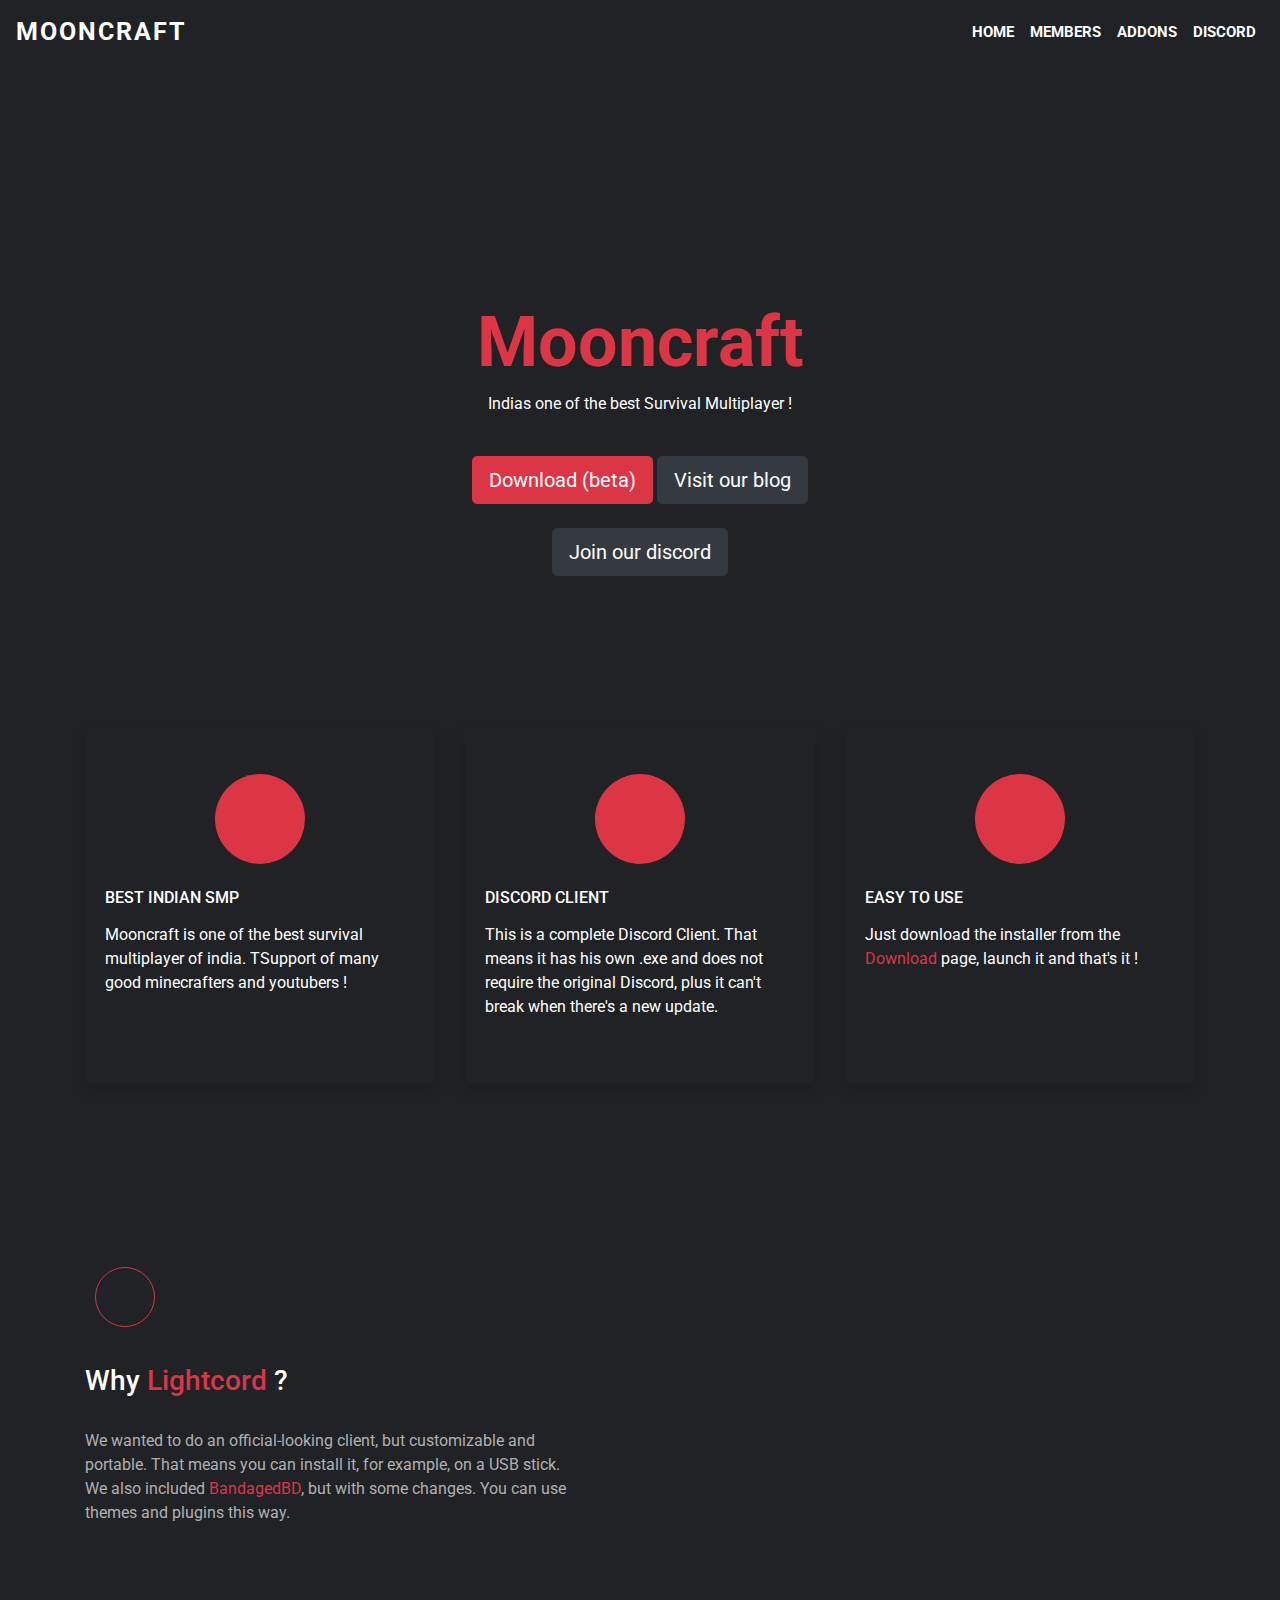
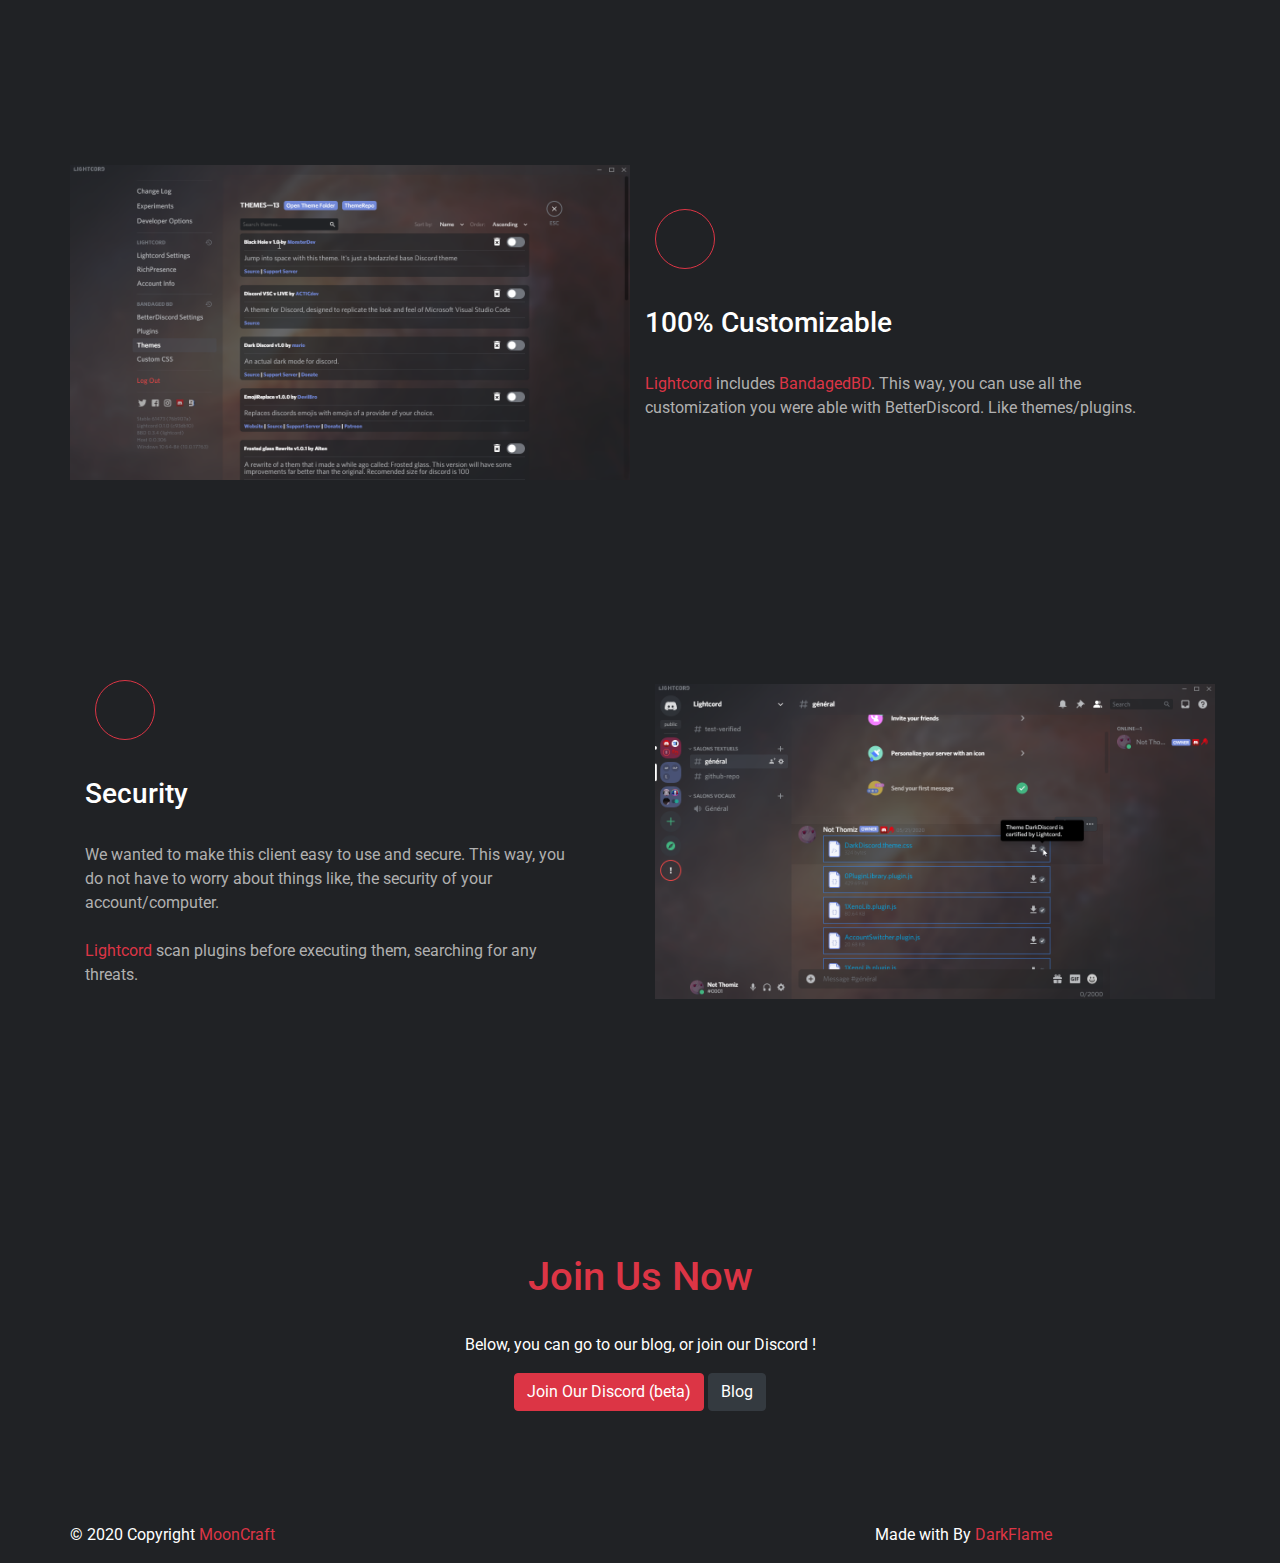
<file: members.html>
<!DOCTYPE html>
<html>

<head>
    <title>MoonCraft</title>
    <link rel="stylesheet" href="https://stackpath.bootstrapcdn.com/bootstrap/4.4.1/css/bootstrap.min.css">
    <link rel="stylesheet" type="text/css" href="css/style.css">
    <meta name="viewport" content="width=device-width, user-scalable=no">
    <meta charset="utf-8">
    <link rel="stylesheet" type="text/css" href="https://cdnjs.cloudflare.com/ajax/libs/animate.css/3.7.2/animate.min.css">
    <link href="https://fonts.googleapis.com/css2?family=Baloo+Thambi+2&display=swap" rel="stylesheet">
    <link rel="stylesheet" href="https://use.fontawesome.com/releases/v5.3.1/css/all.css" integrity="sha384-mzrmE5qonljUremFsqc01SB46JvROS7bZs3IO2EmfFsd15uHvIt+Y8vEf7N7fWAU" crossorigin="anonymous">
    <link href="https://fonts.googleapis.com/css2?family=Jost:wght@500&display=swap" rel="stylesheet">
    <link href="https://fonts.googleapis.com/css2?family=Roboto&display=swap" rel="stylesheet">
    <link rel="icon" href="/img/icon-square.png" />
    <meta name="theme-color" content="#dc3545">
    <meta content="Mooncraft is India's one of the best survival multiplayer!" property="og:description">
    <meta property="og:type" content="website">
    <meta property="og:site_name" content="MoonCraft">
    <meta property="og:image" content="/icon-square.png">
    <meta property="og:locale" content="en">
</head>

<body style="background-color: #202225;">
    <nav class="navbar navbar-expand-lg navbar-light fixed-top" style="background-color: #202225 !important;">
        <a class="navbar-brand" style="color:#FFF" href="/">Mooncraft</a>
        <button class="navbar-toggler" type="button" data-toggle="collapse" data-target="#navbarSupportedContent" aria-controls="navbarSupportedContent" aria-expanded="false" aria-label="Toggle navigation">
            <i class="fas fa-bars"></i>
        </button>
        <div class="collapse navbar-collapse" id="navbarSupportedContent">
            <ul class="navbar-nav ml-auto">
                <li class="nav-item active">
                    <a class="nav-link" href="/">Home</a>
                </li>
                <li class="nav-item">
                    <a class="nav-link" href="members--mooncraft">Members</a>
                </li>
                <li class="nav-item">
                    <a class="nav-link" href="-------------------">Addons</a>
                </li>
                <li class="nav-item">
                    <a class="nav-link" href="https://discord.gg/rd9vQAS" target="blank">Discord</a>
                </li>
            </ul>
        </div>
    </nav>
    <section style="margin-top: 300px; text-align: center; color: #FFF;">
        <div class="container">
            <h1>
                <span class="frootyve" style="color: #dc3545">Mooncraft</span>
            </h1>
            <p>Indias one of the best Survival Multiplayer !</p>
            <br>
            <button class="btn btn-danger btn-lg">
                <i class="fab fa-discord"></i>
                <a href="https://github.com/Lightcord/Lightcord/releases" style="text-decoration: none; color: #FFF;">Download (beta)</a>
            </button>
            <button class="btn btn-dark btn-lg">
                <a href="https://mooncraftsmp.blogspot.com" style="text-decoration: none; color: #FFF;">Visit our blog</a>
            </button>
            <br>
            <br>
            <button class="btn btn-dark btn-lg">
                <a href="https://discord.gg/rd9vQAS" style="text-decoration: none; color: #FFF;">Join our discord</a>
            </button>
        </div>
    </section>
    <div class="container" style="margin-top: 150px;">
        <div class="row justify-content-center">
            <div class="col-lg-12">
                <div class="row row-grid">
                    <div class="col-lg-4">
                        <div class="card card-lift--hover shadow border-0" style="background-color: #202225; color: #FFF;">
                            <div class="card-body py-5">
                                <div class="ico" style="background-color: #dc3545; width: 90px; height: 90px; border-radius: 90px; margin-left: 110px;">
                                    <i class="fas fa-pen" style=" font-size: 45px;transform: translateY(50%); margin-left: 26px; margin-bottom: 5px; color: white;"></i>
                                </div>
                                <div class=" icon-shape bg-gradient-green rounded-circle text-white mb-4"></div>
                                <h6 class="text text-uppercase">Best Indian Smp</h6>
                                <p class="description mt-3">
                                    Mooncraft is one of the best survival multiplayer of india. TSupport of  many good minecrafters and youtubers !
                                    <br>
                                    <br>
                                </p>
                            </div>
                        </div>
                    </div>
                    <div class="col-lg-4">
                        <div class="card card-lift--hover shadow border-0" style="background-color: #202225; color: #FFF">
                            <div class="card-body py-5">
                                <div class="ico" style="background-color: #dc3545; width: 90px; height: 90px; border-radius: 90px; margin-left: 110px;">
                                    <i class="fab fa-discord" style=" font-size: 50px;transform: translateY(40%); margin-left: 22px; color: white;"></i>
                                </div>
                                <div class="ico icon-shape bg-gradient-primary rounded-circle text-white mb-4"></div>
                                <h6 class="text text-uppercase">Discord Client</h6>
                                <p class="description mt-3">
                                    This is a complete Discord Client. That means it has his own .exe and does not require the original Discord, plus it can't break when there's a new update.
                                </p>
                            </div>
                        </div>
                    </div>
                    <div class="col-lg-4">
                        <div class="card card-lift--hover shadow border-0" style="background-color: #202225; color: #FFF">
                            <div class="card-body py-5">
                                <div class="ico" style="background-color: #dc3545; width: 90px; height: 90px; border-radius: 90px; margin-left: 110px;">
                                    <i class="fas fa-user-plus" style=" font-size: 45px;transform: translateY(50%); margin-left: 15px; color: white;"></i>
                                </div>
                                <div class="ico icon-shape bg-gradient-primary rounded-circle text-white mb-4"></div>
                                <h6 class="text text-uppercase">Easy to use</h6>
                                <p class="description mt-3">
                                    Just download the installer from the <a href="https://github.com/Lightcord/Lightcord/releases" style="color: #dc3545">Download</a> page, launch it and that's it !
                                </p>
                                <br>
                                <br>
                            </div>
                        </div>
                    </div>
                </div>
            </div>
        </div>
    </div>
    <section class="section section-lg" style="color: #FFF; margin-top: 160px;">
        <div class="container">
            <div class="row row-grid align-items-center">
                <div class="col-md-6 order-md-2">
                    <iframe width="560" height="315" src="https://www.youtube.com/embed/h5vmruyXU1A?modestbranding=1&rel=0" frameborder="0" allow="accelerometer; autoplay; encrypted-media; gyroscope; picture-in-picture" allowfullscreen></iframe>
                </div>
                <div class="col-md-6 order-md-1">
                    <div class="pr-md-5">
                        <div class="icon icon-border" style="margin-left: 10px;">
                            <i class="fas fa-question"></i>
                        </div>
                        <h3>Why <span style="color:#dc3545">Lightcord</span> ?</h3>
                        <br>
                        <p style="color: #B0B0B0;">
                            We wanted to do an official-looking client, but customizable and portable. That means you can install it, for example, on a USB stick. We also included <a href="https://github.com/rauenzi/BetterDiscordApp/releases" style="color:#dc3545">BandagedBD</a>, but with some changes. You can use themes and plugins this way.
                        </p>
                    </div>
                </div>
            </div>
        </div>
    </section>
    <section style="margin-top: 200px; color: #FFF;">
        <div class="container">
            <div class="row row-grid align-items-center">
                <div class="col-md-6 order-md-1">
                    <div class="pr-md-5">
                        <div class="icon icon-border" style="margin-left: 10px;">
                            <i class="fas fa-paint-brush"></i>
                        </div>
                        <h3>100% Customizable</h3>
                        <br>
                        <p style="color: #B0B0B0;">
                            <span style="color:#dc3545">Lightcord</span> includes <a href="https://github.com/rauenzi/BetterDiscordApp/releases" style="color:#dc3545">BandagedBD</a>. This way, you can use all the customization you were able with BetterDiscord. Like themes/plugins.
                        </p>
                    </div>
                </div>
                <div class="row row-grid align-items-center">
                    <div class="col-md-6 order-md-2">
                        <img src="/img/theme.png" style=" width: 560px; height: 315px;" draggable="false"/>
                    </div>
                </div>
            </div>
    </section>
    <section class="section section-lg" style="color: #FFF; margin-top: 200px;">
        <div class="container">
            <div class="row row-grid align-items-center">
                <div class="col-md-6 order-md-2">
                    <img src="/img/theme-2.png" style=" width: 560px; height: 315px;" draggable="false"/>
                </div>
                <div class="col-md-6 order-md-1">
                    <div class="pr-md-5">
                        <div class="icon icon-border" style="margin-left: 10px;">
                            <i class="fas fa-plug"></i>
                        </div>
                        <h3>Security</h3>
                        <br>
                        <p style="color: #B0B0B0;">
                            We wanted to make this client easy to use and secure. This way, you do not have to worry about things like, the security of your account/computer. 
                            <br>
                            <br>
                            <span style="color:#dc3545">Lightcord</span> scan plugins before executing them, searching for any threats.
                        </p>
                    </div>
                </div>
            </div>
        </div>
    </section>
    <section class="section section-lg" style="color: #FFF; margin-top: 250px;">
        <div class="container text-center">
            <h1 style="color: #dc3545;">Join Us Now</h1>
            <br>
            <p>Below, you can go to our blog, or join our Discord !</p>
            <button class="btn btn-danger">
                <a href="https://discord.gg/rd9vQAS" style="text-decoration: none; color: #FFF;">Join Our Discord (beta)</a>
            </button>
            <button class="btn btn-dark">
                <a href="https://mooncraftsmp.blogspot.com/" style="text-decoration: none; color: #FFF;">Blog</a>
            </button>
        </div>
    </section>
    <footer class="page-footer font-small unique-color-dark" style="background-color: #202225; color: #FFF;">
        <div style="background-color: #202225;">
            <div class="container">
                <div class="row py-4 d-flex align-items-center"></div>
            </div>
        </div>
        <div class="container text-center text-md-left mt-5">
            <div class="row">
                <div class="footer-copyright text-left py-3">© 2020 Copyright
                    <a href="https://discord.gg/rd9vQAS" style="text-decoration: none; color: #dc3545;"> MoonCraft</a>
                </div>
                <div class="footer-copyright text-Right py-3" style="margin-left: 600px;">Made with <i class="fas fa-heart" style="color: #dc3545"></i> By
                    <a href="https://www.youtube.com/channel/UC1HBrumfHx9enVwJwLU0-XA" style="text-decoration: none; color: #dc3545;">DarkFlame</span>
                </div>
            </div>
    </footer>
</body>

</html>
</file>
<file: css/style.css>
.navbar-nav a {
    font-family: 'Roboto', sans-serif;
    font-size: 15px;
    text-transform: uppercase;
    font-weight: bold;
}

.navbar-light .navbar-brand {
    color: #FFF;
    font-size: 25px;
    text-transform: uppercase;
    font-weight: bold;
    letter-spacing: 2px;
}

.navbar-light .navbar-nav .active>.nav-link,
.navbar-light .navbar-nav .nav-link.active,
.navbar-light .navbar-nav .nav-link.show,
.navbar-light .navbar-nav .show>.nav-link {
    color: #FFF;
}

.navbar-light .navbar-nav .nav-link {
    color: #FFF;
}

.navbar-nav {
    text-align: center;
}

.nav-link {
    padding: .2rem 1rem;
}

.nav-light .navbar-nav .nav-link:focus,
.navbar-light .navbar-nav .nav-link:hover {
    color: #FFF;
}

.w-100 {
    height: 100vh;
}

@media only screen and (max-width: 767px) {
    .navbar-nav.ml-auto {
        background: rgba(0, 0, 0, 0.5);
    }

    .navbar-toggler {
        padding: 1px 5px;
        font-size: 18px;
        line-height: 0.3;
        background: #FFF;
    }
}

.frootyve {
    background-color: #dc3545;
    font-size: 70px;
    font-weight: 700;
    background-image: linear-gradient(-75deg,
            transparent 0,
            transparent 5%,
            rgba(255, 255, 255, 0.5) 5%,
            rgba(255, 255, 255, 0.5) 10%,
            transparent 10%,
            transparent 100%);
    background-size: 200% 100%;
    -webkit-text-fill-color: transparent;
    -webkit-background-clip: text;
    transition: 1.2s;
}

.frootyve:hover {
    background-position: -120% 0;
}

.icon.icon-border {
    border-color: #dc3545;
    color: #dc3545;
}

.icon {
    display: inline-block;
    width: 60px;
    height: 60px;
    line-height: 60px;
    border-radius: 30px;
    border: solid 1px #2065a1;
    color: #dc3545;
    -webkit-transition: all .2s ease-out;
    -moz-transition: all .2s ease-out;
    transition: all .2s ease-out;
    font-size: 30px;
    margin: 0 auto 30px;
    text-align: center;
}

::-webkit-scrollbar {
    width: 12px;
    background-color: #36393f;
}

::-webkit-scrollbar-track {
    -webkit-box-shadow: inset 0 0 6px rgba(105, 105, 105, 0.3);
    box-shadow: 6px;
    border-radius: 10px
}

::-webkit-scrollbar-thumb {
    border-radius: 10px;
    -webkit-box-shadow: inset 0 0 6px rgba(0,0,0,.5);
    box-shadow: 6px
}
</file>
